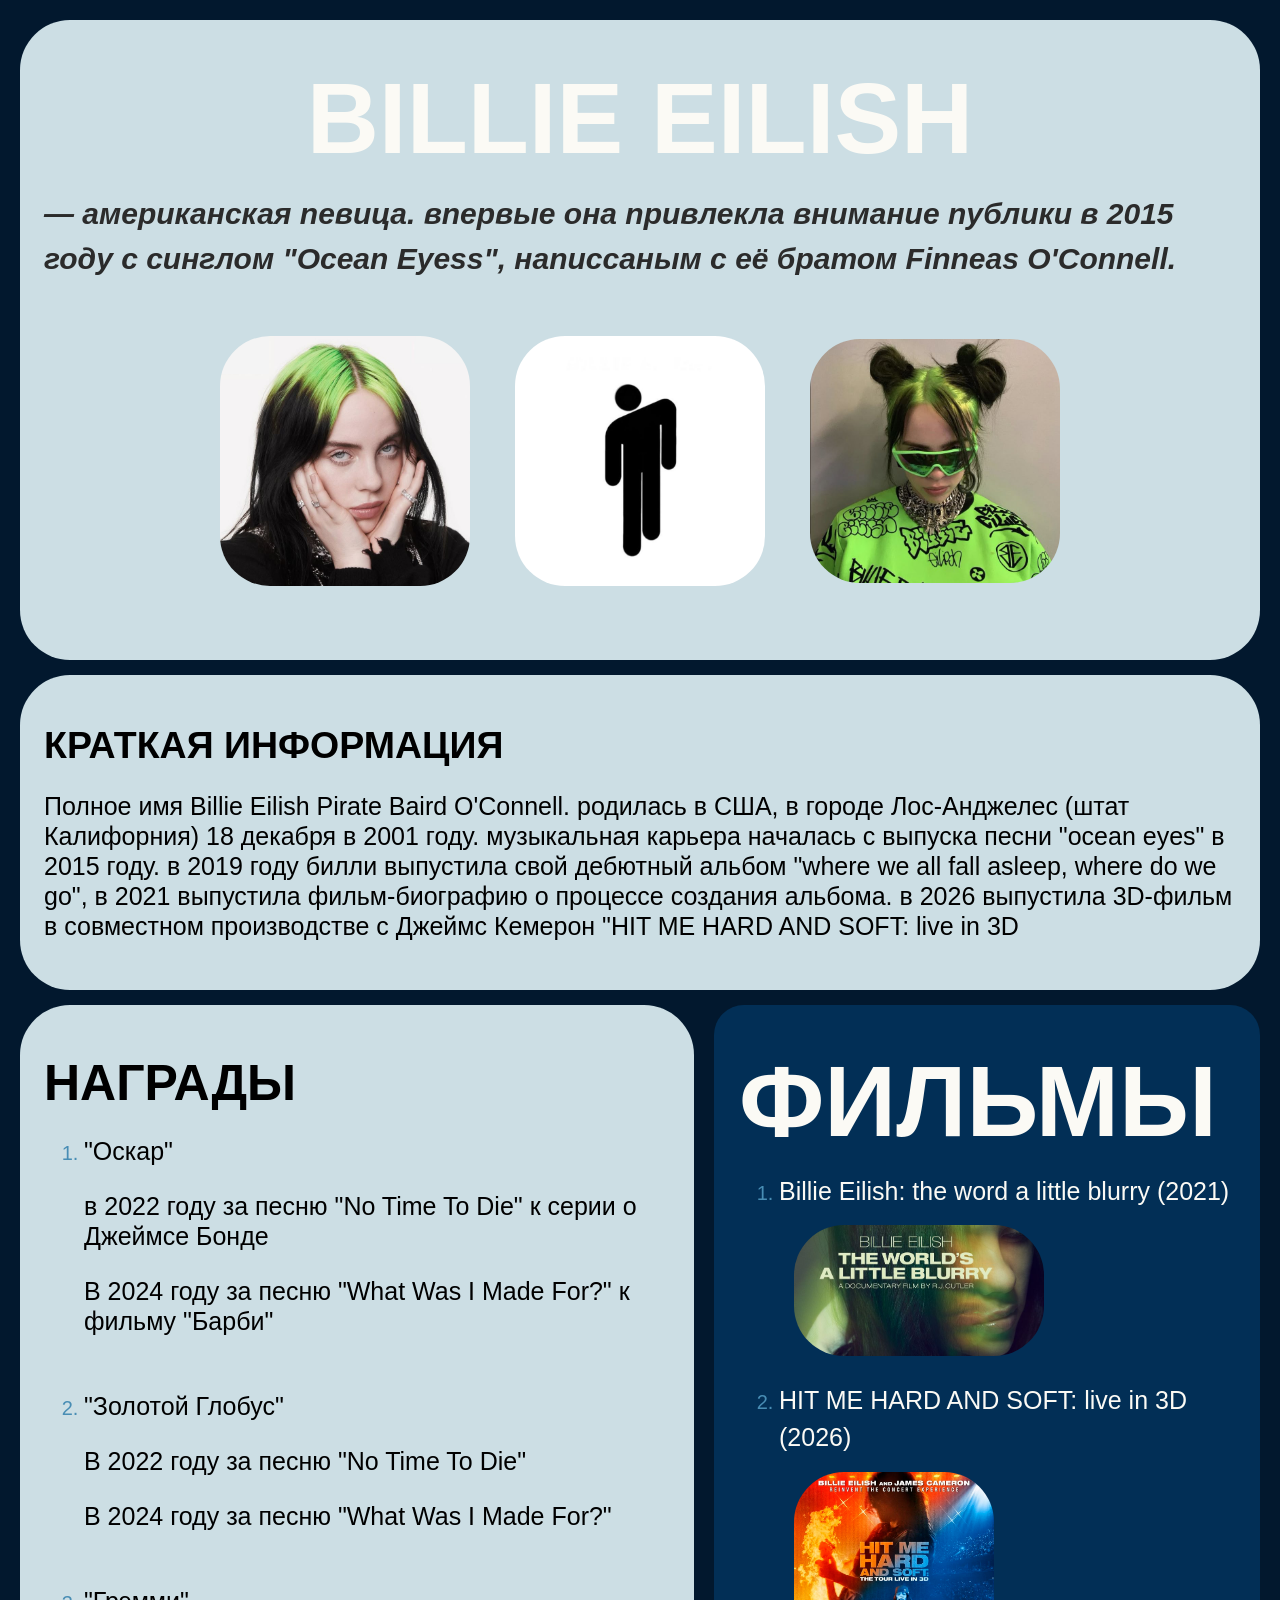
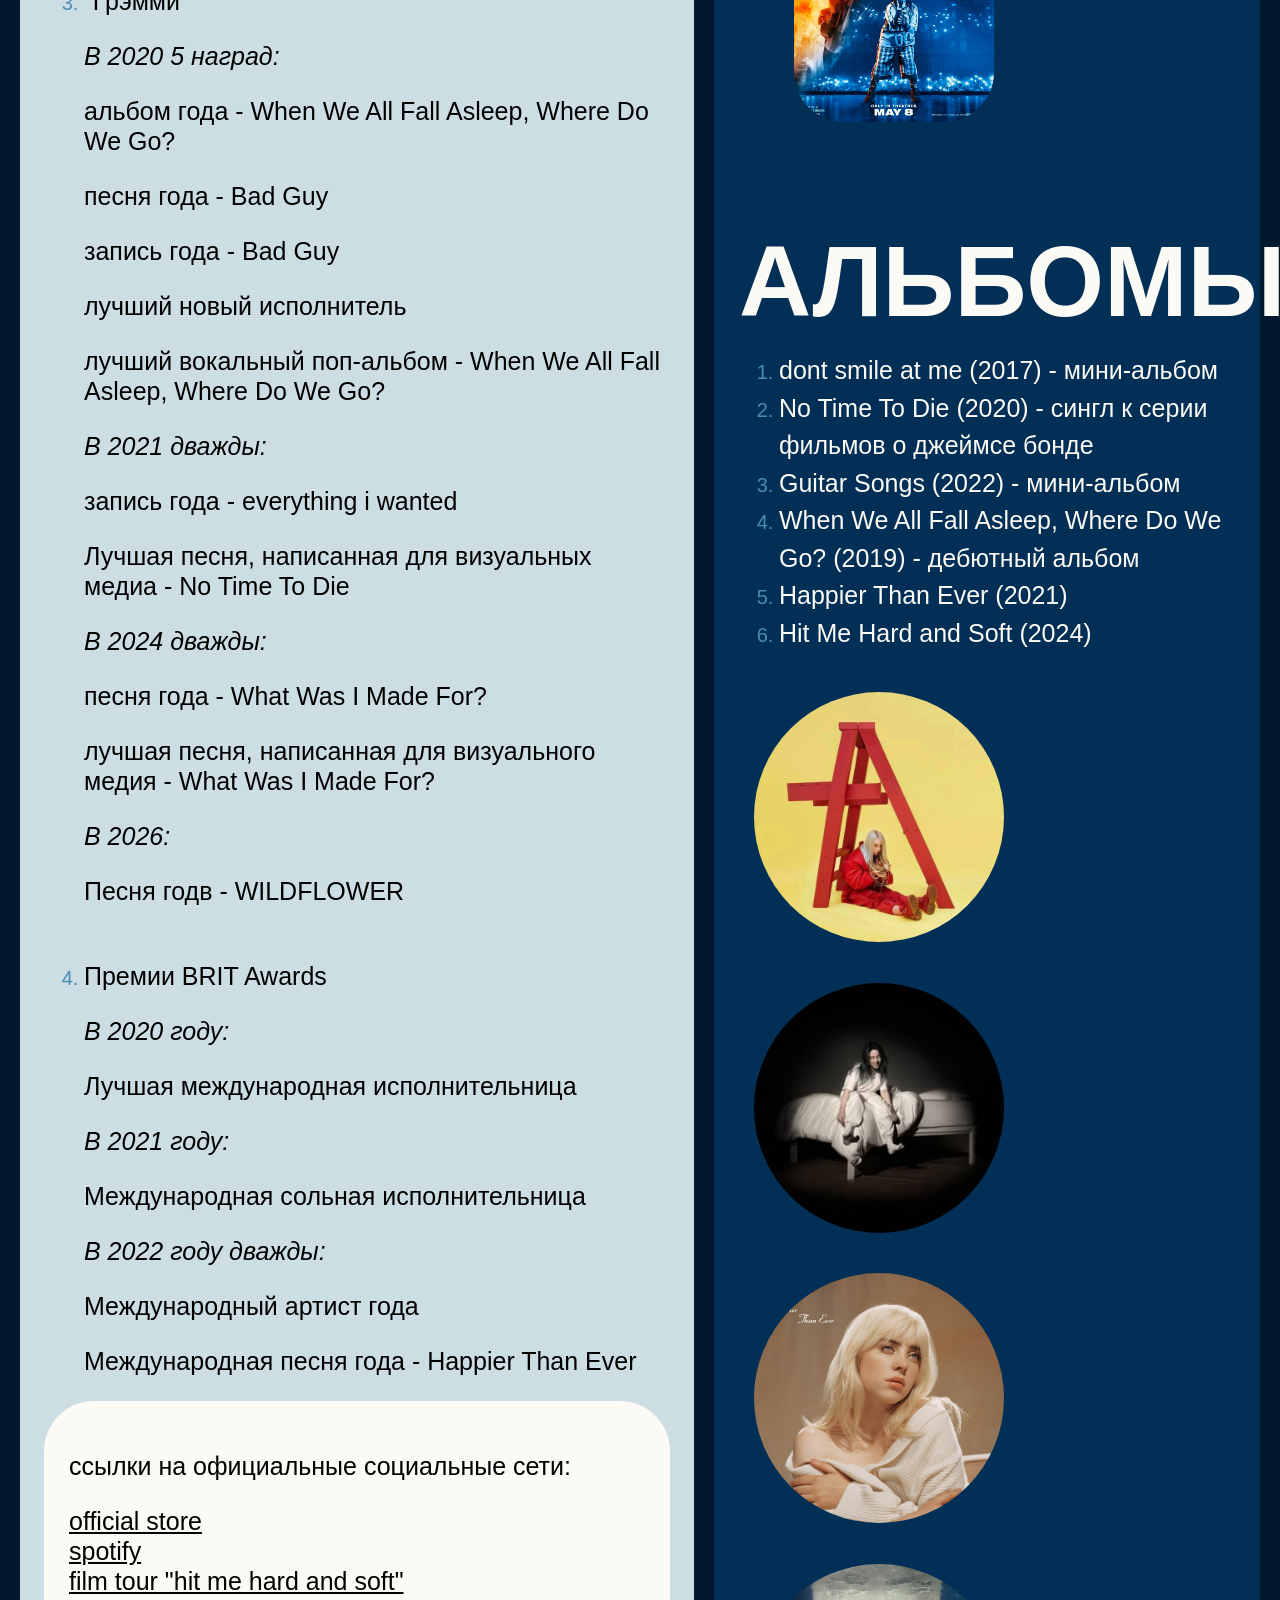
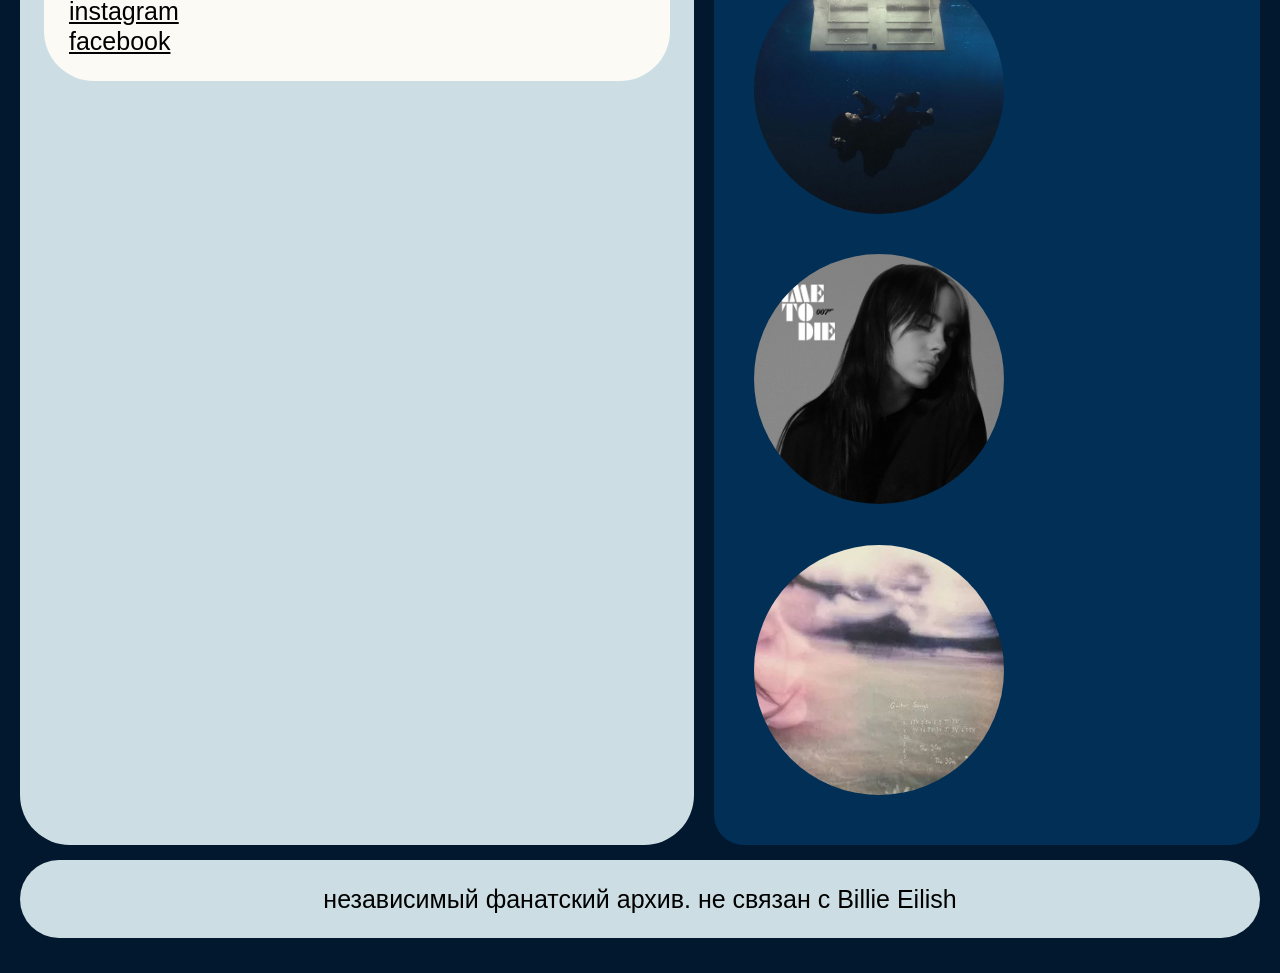
<file: index.html>
<!DOCTYPE html>
<html lang="ru">
<head>
    <link rel="icon" type="image/png" href="billie ch.jpg">
    <link rel="stylesheet" href="stil_by_billie.css">
    <meta charset="UTF-8">
    <meta name="viewport" content="width=device-width, initial-scale=1.0">
    <title>billie eilish - фанатский независимый архив</title>
</head>
<body>
    <header>
        <h1><span><center>BILLIE EILISH</span></h1>
        <h2>
            <p><span class="cursive-text"> — американская певица. впервые она привлекла внимание публики в 2015 году с синглом "Ocean Eyess", написсаным с её братом Finneas O'Connell.</span></p>

            <div class="gallery">
                <img src="billie eilish foto.jpg" alt="foto 1">
                <img src="billie ch.jpg" alt="foto 3">
                <img src="Billie eilish neon green 2019.jpg" alt="foto 2">
            </div>
        </h2>
    </header>

    <nav>
        <h1>КРАТКАЯ ИНФОРМАЦИЯ</h1>
        <p>Полное имя Billie Eilish Pirate Baird O'Connell. родилась в США, в городе Лос-Анджелес (штат Калифорния) 18 декабря в 2001 году. музыкальная карьера началась с выпуска пеcни "ocean eyes" в 2015 году. в 2019 году билли выпустила свой дебютный альбом "where we all fall asleep, where do we go", в 2021 выпустила фильм-биографию о процессе создания альбома. в 2026 выпустила 3D-фильм в совместном производстве с Джеймс Кемерон "HIT ME HARD AND SOFT: live in 3D</p>
    
    </nav>
    
    <div class="container">

        <main>
            <h1>НАГРАДЫ</h1>
            <ol>
                <li>"Оскар"</li>
                <p>в 2022 году за песню "No Time To Die" к серии о Джеймсе Бонде</p>
                <p>В 2024 году за песню "What Was I Made For?" к фильму "Барби"</p>
                <br>
                <li>"Золотой Глобус"</li>
                <p>В 2022 году за песню "No Time To Die"</p>
                <p>В 2024 году за песню "What Was I Made For?"</p>
                <br>
                <li>"Грэмми"</li>
                <p><span class="cursive-text"> В 2020 5 наград:</span></p>
                <p>альбом года - When We All Fall Asleep, Where Do We Go?</p>
                <p>песня года - Bad Guy</p>
                <p>запись года - Bad Guy</p>
                <p>лучший новый исполнитель</p>
                <p>лучший вокальный поп-альбом - When We All Fall Asleep, Where Do We Go?</p>
                <p><span class="cursive-text">В 2021 дважды:</span></p>
                <p>запись года - everything i wanted</p>
                <p>Лучшая песня, написанная для визуальных медиа - No Time To Die</p>
                <p><span class="cursive-text">В 2024 дважды:</span></p>
                <p>песня года - What Was I Made For?</p>
                <p>лучшая песня, написанная для визуального медия - What Was I Made For?</p>
                <p><span class="cursive-text">В 2026:</span></p>
                <p>Песня годв - WILDFLOWER</p>
                <br>
                <li>Премии BRIT Awards</li>
                <p><span class="cursive-text">В 2020 году:</span></p>
                <p>Лучшая международная исполнительница</p>
                <p><span class="cursive-text">В 2021 году:</span></p>
                <p>Международная сольная исполнительница</p>
                <p><span class="cursive-text">В 2022 году дважды:</span></p>
                <p>Международный артист года</p>
                <p>Международная песня года - Happier Than Ever</p>
            </ol>

            <section>
                <p>ссылки на официальные социальные сети:</p>
                <a href="https://store.billieeilish.com/?srsltid=AYCX9vIQk1mAbdB6rKaVaCjzDByw6hyeKeTun6CSO8R0pM_FBVJv65M2">official store</a>
                <br>
                <a href="https://open.spotify.com/artist/6qqNVTkY8uBg9cP3Jd7DAH">spotify</a>
                <br>
                <a href="https://www.hitmehardandsoftmovie.com/">film tour "hit me hard and soft"</a>
                <br>
                <a href="https://www.instagram.com/billieeilish/">instagram</a>
                <br>
                <a href="https://www.facebook.com/billieeilish/?locale=ru_RU">facebook</a>
            </section>
        </main>
        <aside>
            <h1><span>ФИЛЬМЫ</span></h1>
                <ol>
                    <li>Billie Eilish: the word a little blurry (2021)</li>
                    <img src="_Billie Eilish_ The World's A Little Blurry - Official Trailer on Apple Music.jpg" alt="foto film">
                    <br>
                    <li>HIT ME HARD AND SOFT: live in 3D (2026)</li>
                    <img src="film.jpg" alt="film icon">
                </ol>
                <br>
            <h1><span>АЛЬБОМЫ</span></h1>
            <ol>
                <li>dont smile at me (2017) - мини-альбом</li>
                <li>No Time To Die (2020) - сингл к серии фильмов о джеймсе бонде</li>
                <li>Guitar Songs (2022) - мини-альбом</li>
                <li>When We All Fall Asleep, Where Do We Go? (2019) - дебютный альбом</li>
                <li>Happier Than Ever (2021)</li>
                <li>Hit Me Hard and Soft (2024)</li>
            </ol>

            <img src="albom 2017.jpg" class="vinil-record" alt="альбом 2017">
            <img src="albom 2019.jpg" class="vinil-record" alt="альбом 2019">
            <img src="albom 2021.jpg" class="vinil-record" alt="альбом 2021">
            <img src="albom 2024.jpg" class="vinil-record" alt="альбом 2024">
            <img src="no time to die.png" class="vinil-record" alt="no time to die">
            <img src="Guitar Songs.jpg" class="vinil-record" alt="gitar songs">
        </aside>
    </div>

</body>

<footer><center>независимый фанатский архив. не связан с Billie Eilish</footer>
</html>
</file>
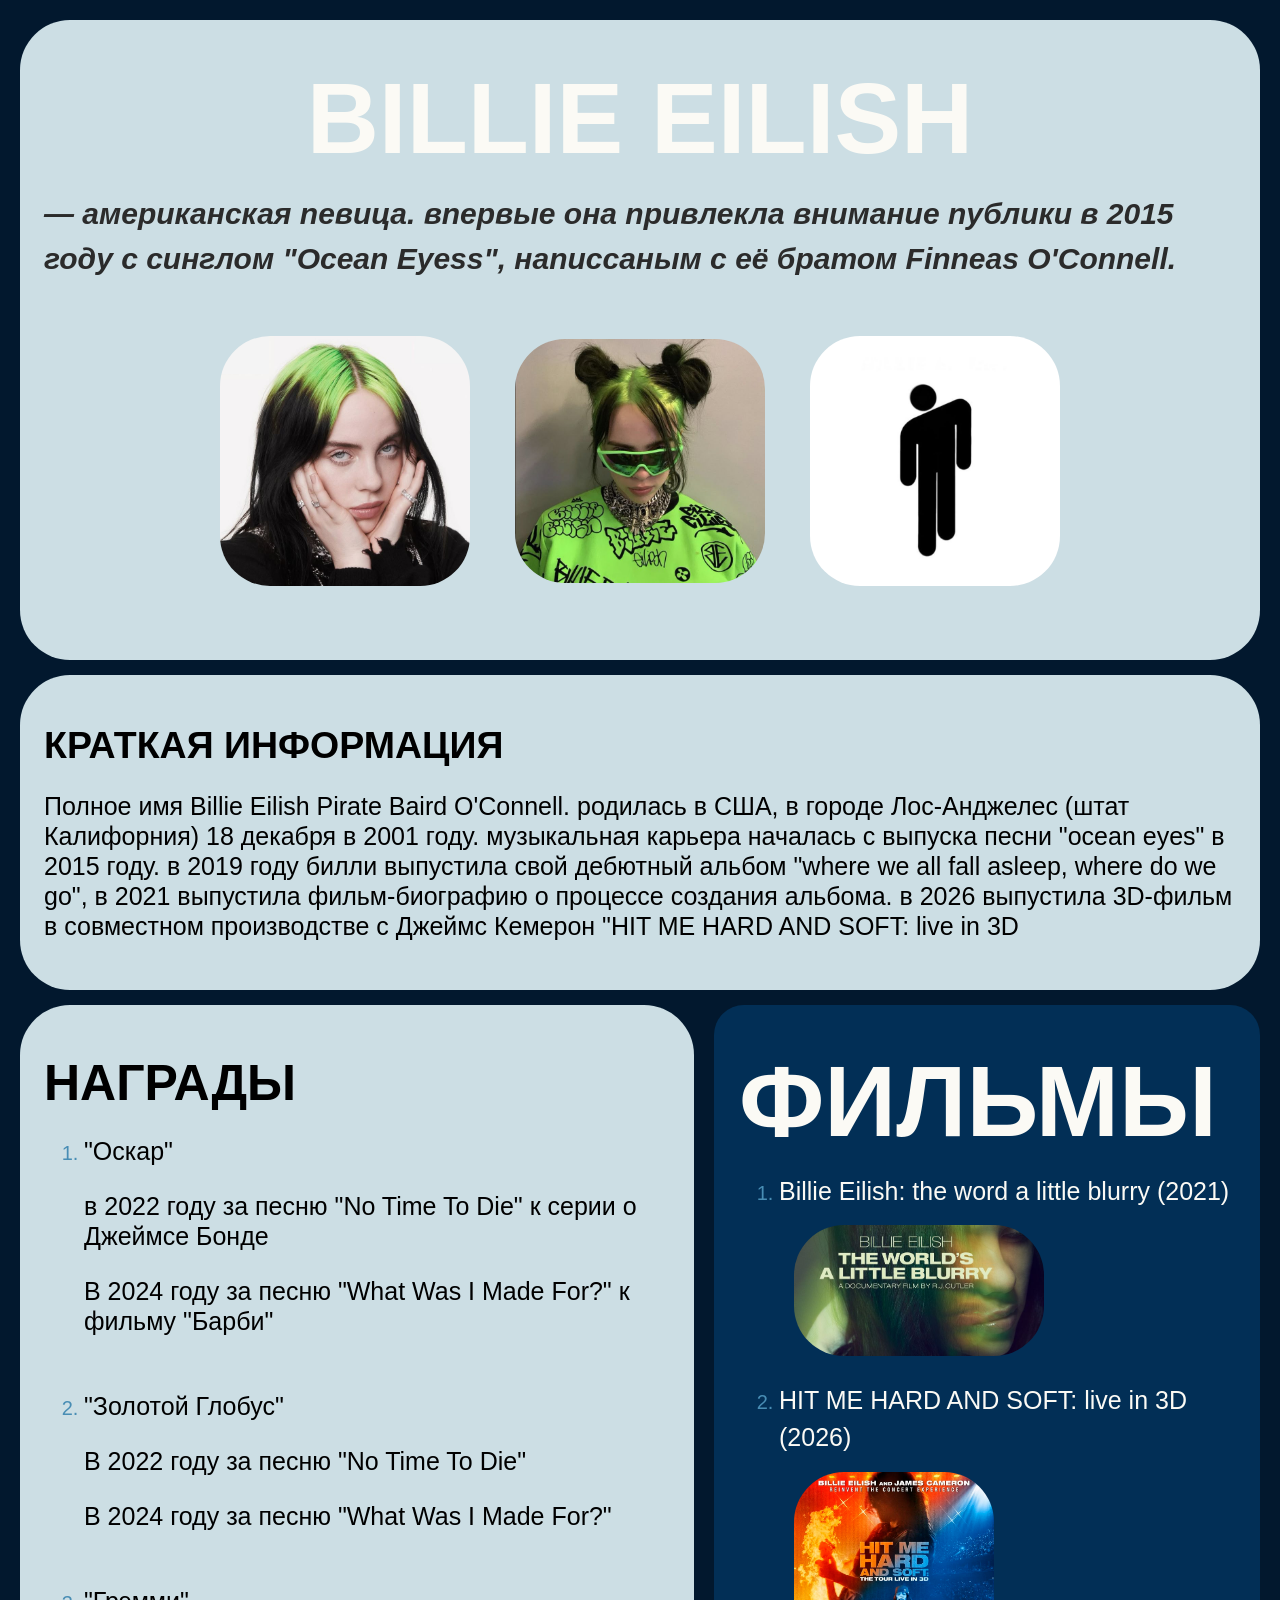
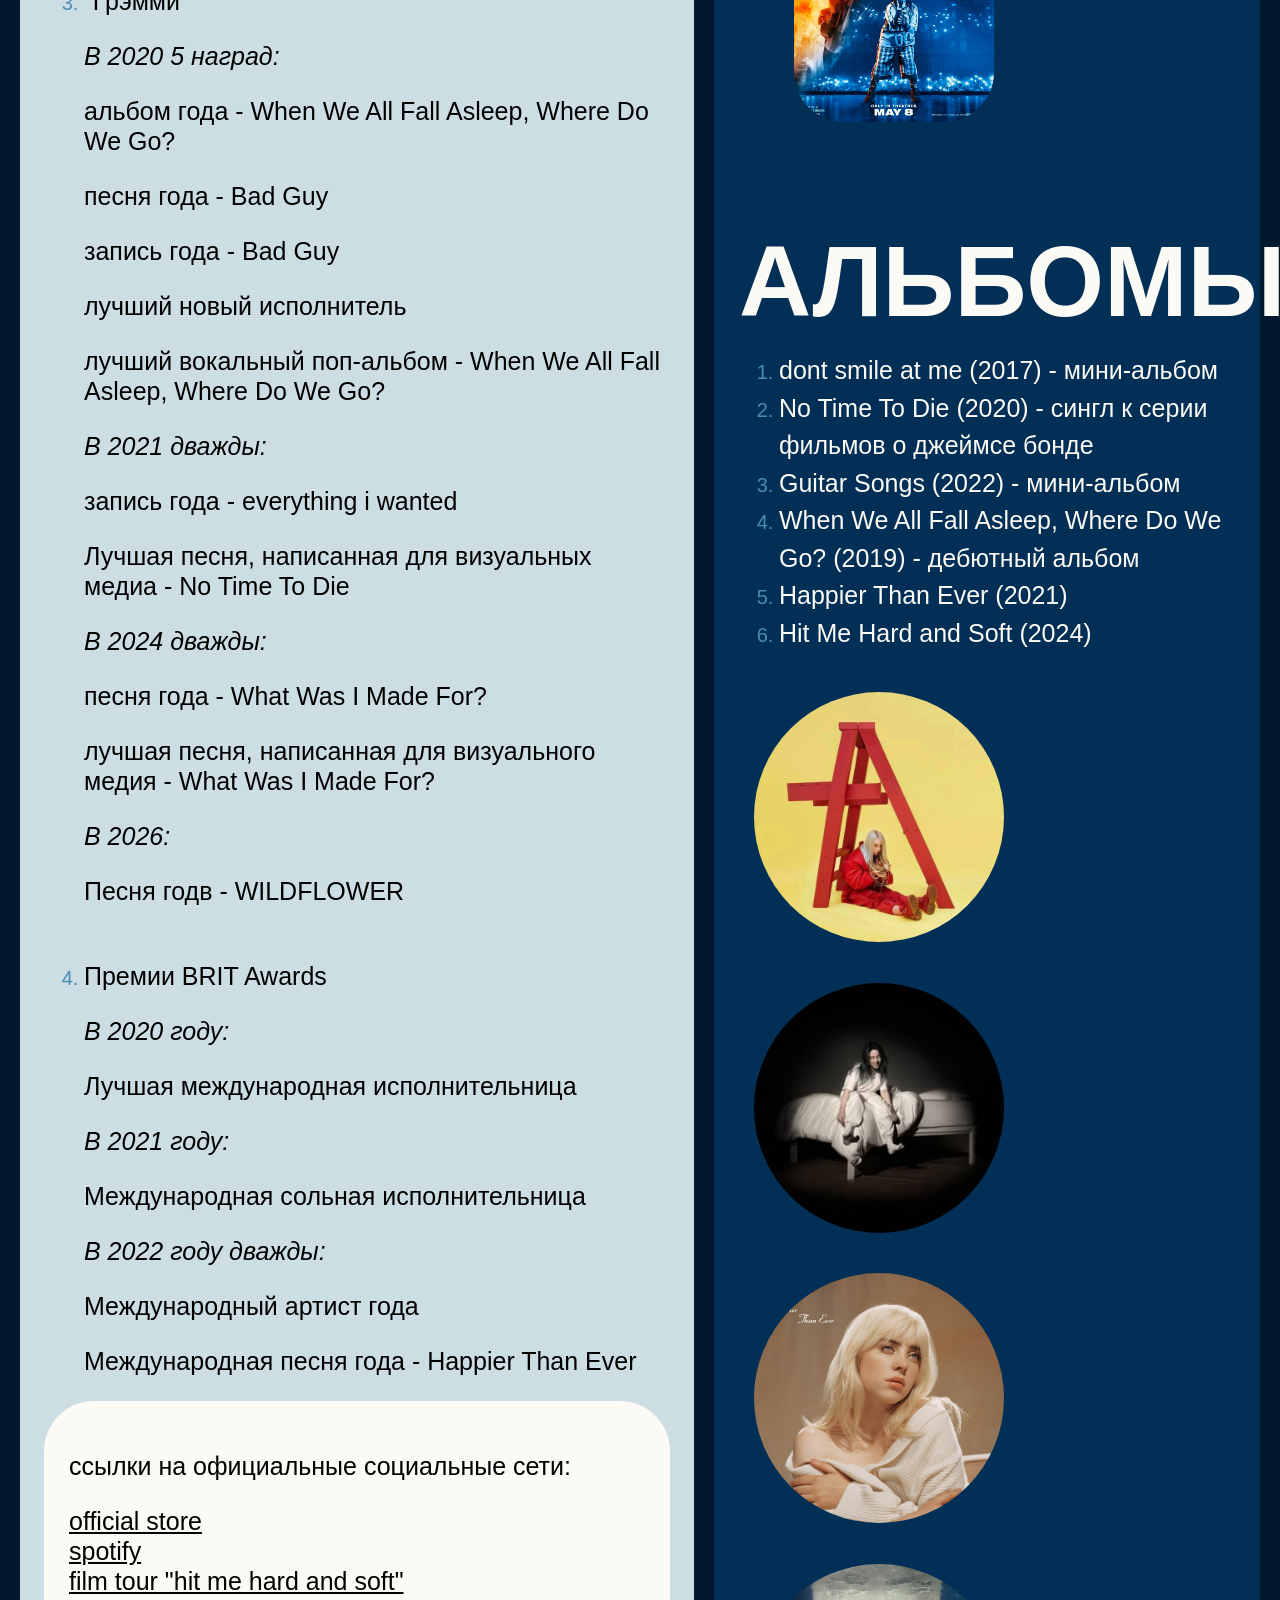
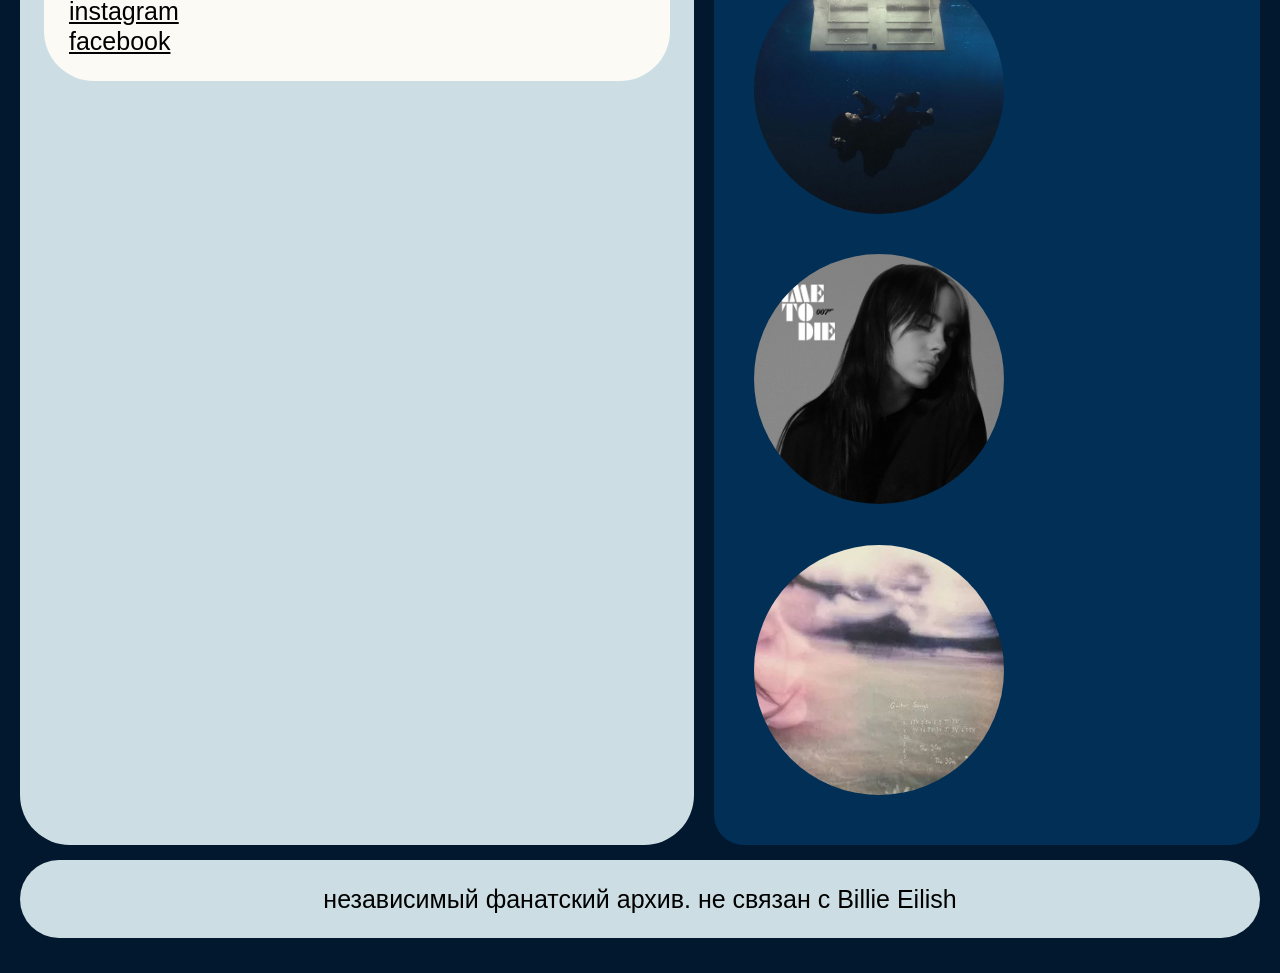
<file: billieeilish_site.html>
<!DOCTYPE html>
<html lang="ru">
<head>
    <link rel="icon" type="image/png" href="billie ch.jpg">
    <link rel="stylesheet" href="stil_by_billie.css">
    <meta charset="UTF-8">
    <meta name="viewport" content="width=device-width, initial-scale=1.0">
    <title>сайт айлиш</title>
</head>
<body>
    <header>
        <h1><span><center>BILLIE EILISH</span></h1>
        <h2>
            <p><span class="cursive-text"> — американская певица. впервые она привлекла внимание публики в 2015 году с синглом "Ocean Eyess", написсаным с её братом Finneas O'Connell.</span></p>

            <div class="gallery">
                <img src="billie eilish foto.jpg" alt="foto 1">
                <img src="Billie eilish neon green 2019.jpg" alt="foto 2">
                <img src="billie ch.jpg" alt="foto 3">
            </div>
        </h2>
    </header>

    <nav>
        <h1>КРАТКАЯ ИНФОРМАЦИЯ</h1>
        <p>Полное имя Billie Eilish Pirate Baird O'Connell. родилась в США, в городе Лос-Анджелес (штат Калифорния) 18 декабря в 2001 году. музыкальная карьера началась с выпуска пеcни "ocean eyes" в 2015 году. в 2019 году билли выпустила свой дебютный альбом "where we all fall asleep, where do we go", в 2021 выпустила фильм-биографию о процессе создания альбома. в 2026 выпустила 3D-фильм в совместном производстве с Джеймс Кемерон "HIT ME HARD AND SOFT: live in 3D</p>
    
    </nav>
    
    <div class="container">

        <main>
            <h1>НАГРАДЫ</h1>
            <ol>
                <li>"Оскар"</li>
                <p>в 2022 году за песню "No Time To Die" к серии о Джеймсе Бонде</p>
                <p>В 2024 году за песню "What Was I Made For?" к фильму "Барби"</p>
                <br>
                <li>"Золотой Глобус"</li>
                <p>В 2022 году за песню "No Time To Die"</p>
                <p>В 2024 году за песню "What Was I Made For?"</p>
                <br>
                <li>"Грэмми"</li>
                <p><span class="cursive-text"> В 2020 5 наград:</span></p>
                <p>альбом года - When We All Fall Asleep, Where Do We Go?</p>
                <p>песня года - Bad Guy</p>
                <p>запись года - Bad Guy</p>
                <p>лучший новый исполнитель</p>
                <p>лучший вокальный поп-альбом - When We All Fall Asleep, Where Do We Go?</p>
                <p><span class="cursive-text">В 2021 дважды:</span></p>
                <p>запись года - everything i wanted</p>
                <p>Лучшая песня, написанная для визуальных медиа - No Time To Die</p>
                <p><span class="cursive-text">В 2024 дважды:</span></p>
                <p>песня года - What Was I Made For?</p>
                <p>лучшая песня, написанная для визуального медия - What Was I Made For?</p>
                <p><span class="cursive-text">В 2026:</span></p>
                <p>Песня годв - WILDFLOWER</p>
                <br>
                <li>Премии BRIT Awards</li>
                <p><span class="cursive-text">В 2020 году:</span></p>
                <p>Лучшая международная исполнительница</p>
                <p><span class="cursive-text">В 2021 году:</span></p>
                <p>Международная сольная исполнительница</p>
                <p><span class="cursive-text">В 2022 году дважды:</span></p>
                <p>Международный артист года</p>
                <p>Международная песня года - Happier Than Ever</p>
            </ol>

            <section>
                <p>ссылки на официальные социальные сети:</p>
                <a href="https://store.billieeilish.com/?srsltid=AYCX9vIQk1mAbdB6rKaVaCjzDByw6hyeKeTun6CSO8R0pM_FBVJv65M2">official store</a>
                <br>
                <a href="https://open.spotify.com/artist/6qqNVTkY8uBg9cP3Jd7DAH">spotify</a>
                <br>
                <a href="https://www.hitmehardandsoftmovie.com/">film tour "hit me hard and soft"</a>
                <br>
                <a href="https://www.instagram.com/billieeilish/">instagram</a>
                <br>
                <a href="https://www.facebook.com/billieeilish/?locale=ru_RU">facebook</a>
            </section>
        </main>
        <aside>
            <h1><span>ФИЛЬМЫ</span></h1>
                <ol>
                    <li>Billie Eilish: the word a little blurry (2021)</li>
                    <img src="_Billie Eilish_ The World's A Little Blurry - Official Trailer on Apple Music.jpg" alt="foto film">
                    <br>
                    <li>HIT ME HARD AND SOFT: live in 3D (2026)</li>
                    <img src="film.jpg" alt="film icon">
                </ol>
                <br>
            <h1><span>АЛЬБОМЫ</span></h1>
            <ol>
                <li>dont smile at me (2017) - мини-альбом</li>
                <li>No Time To Die (2020) - сингл к серии фильмов о джеймсе бонде</li>
                <li>Guitar Songs (2022) - мини-альбом</li>
                <li>When We All Fall Asleep, Where Do We Go? (2019) - дебютный альбом</li>
                <li>Happier Than Ever (2021)</li>
                <li>Hit Me Hard and Soft (2024)</li>
            </ol>

            <img src="albom 2017.jpg" class="vinil-record" alt="альбом 2017">
            <img src="albom 2019.jpg" class="vinil-record" alt="альбом 2019">
            <img src="albom 2021.jpg" class="vinil-record" alt="альбом 2021">
            <img src="albom 2024.jpg" class="vinil-record" alt="альбом 2024">
            <img src="no time to die.png" class="vinil-record" alt="no time to die">
            <img src="Guitar Songs.jpg" class="vinil-record" alt="gitar songs">
        </aside>
    </div>

</body>

<footer><center>независимый фанатский архив. не связан с Billie Eilish</footer>
</html>
</file>
<file: stil_by_billie.css>
body{
    font-family: Bahnschrift SemiCondensed, sans-serif;
    font-size: 25px;
    background: #02182e;
    margin: 10px;
    padding: 10px;
    line-height: 1.5;
}

.cursive-text{
    font-style: italic;
}
h1{
    line-height: 0.8;
    color: #000000;
}

h1 span {
    font-size: 100px;
    color: #FBFAF5;
}
h2{
    font-size: 30px;
    line-height: 1.5;
    color: #2b2b2b;
}

h3{
    line-height: 1.5;
    color: #2b2b2b;
}

ol li::marker{
    color: #FBFAF5;
}

.gallery {
    border-radius: 30%;
    display: flex;
    gap: 15px;
    justify-content: center;
    align-items: center;
    margin: 25px;
    min-height: 300px;
}

.vinil-record{
    width: 300px;
    height: 300px;
    border-radius: 50%;
    object-fit: cover;
    animation: spin 15s linear infinite;
}

@keyframes spin{
    from{
        transform: rotate(0deg);
    }
    to {
        transform: rotate(360deg);
    }
}

.vinil-record:hover{
    animation-play-state: paused;
}

.container {
    color: #000000;
    display: flex;
    justify-content: space-between;
    gap: 20px;
}

main{
    line-height: 1.2;
    flex: 3;
    max-height: auto;
    max-width: 700px;
    margin: 0 auto 15px;
    padding: 24px;
    background: #ccdee4;
    border-radius: 50px;
    width: 55%;
}

header, nav, footer {
    line-height: 1.2;
    flex: 3;
    max-width: 1200px;
    margin: 0 auto 15px;
    padding: 24px;
    background: #ccdee4;
    border-radius: 50px;
}

aside{
    width: 40%;
    line-height: 1.5;
    flex: 1;
    max-width: 800px;
    margin: 0 auto 15px;
    padding: 25px;
    background: #022f56;
    border-radius: 30px;
    color: #FBFAF5;
}

a{
    color: #000000;
}

.container li::marker{
    font-size: 20px;
    color: #488db4;
}

ol li::marker{
    color: #488db4;
}

ul {
    color: #FBFAF5;
}

section {
    min-height: 50px;
    color: #000000;
    background: #FBFAF5;
    margin: 0 auto 15px;
    padding: 25px;
    border-radius: 50px;
    max-width: 700px;
    justify-content: center;
    align-items: center;
}

article{
    background: #FBFAF5;
    margin: 0 auto 15px;
    padding: 25px;
    border-radius: 50px;
}
img{
  max-width:250px;
  max-height:250px;
  border-radius: 50px;
  margin: 15px;
}
</file>
